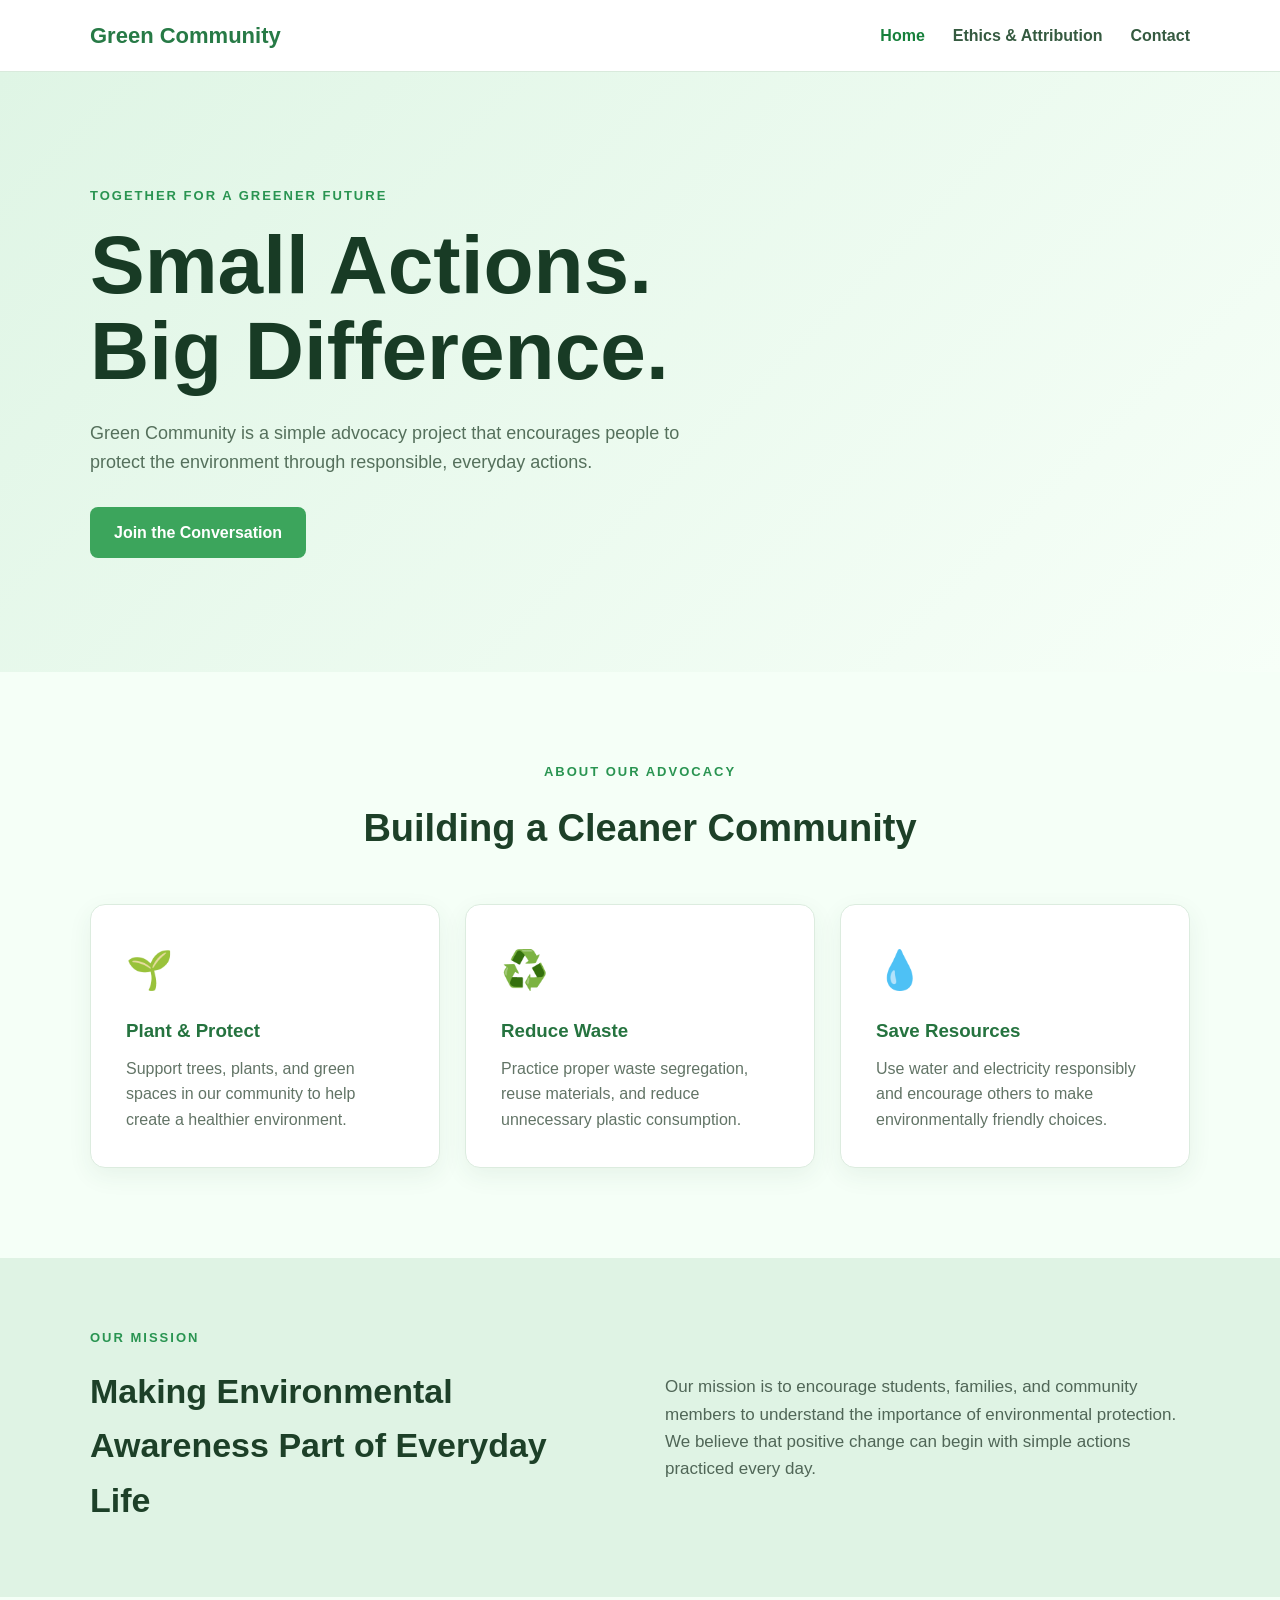
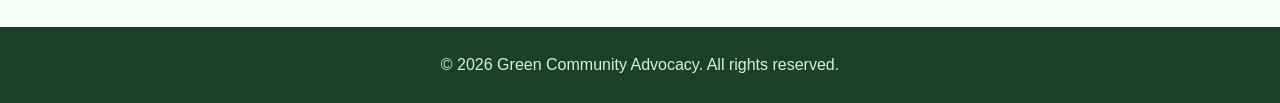
<file: index.html>
<!DOCTYPE html>
<html lang="en">
<head>
    <meta charset="UTF-8">
    <meta name="viewport" content="width=device-width, initial-scale=1.0">
    <meta name="description" content="Green Community Advocacy - Promoting environmental awareness and responsible community action.">
    <title>Green Community | Home</title>
    <link rel="stylesheet" href="style.css">
</head>

<body>

<header>
    <nav class="navbar" aria-label="Main navigation">
        <div class="logo">Green Community</div>

        <ul class="nav-links">
            <li><a href="index.html" class="active">Home</a></li>
            <li><a href="ethics.html">Ethics & Attribution</a></li>
            <li><a href="contact.html">Contact</a></li>
        </ul>
    </nav>
</header>

<main>

    <section class="hero">
        <div class="hero-content">
            <p class="tagline">TOGETHER FOR A GREENER FUTURE</p>

            <h1>Small Actions.<br>Big Difference.</h1>

            <p>
                Green Community is a simple advocacy project that encourages
                people to protect the environment through responsible,
                everyday actions.
            </p>

            <a href="contact.html" class="button">Join the Conversation</a>
        </div>
    </section>

    <section class="about">
        <div class="section-heading">
            <p class="small-title">ABOUT OUR ADVOCACY</p>
            <h2>Building a Cleaner Community</h2>
        </div>

        <div class="cards">

            <article class="card">
                <div class="icon" aria-hidden="true">🌱</div>
                <h3>Plant & Protect</h3>
                <p>
                    Support trees, plants, and green spaces in our community
                    to help create a healthier environment.
                </p>
            </article>

            <article class="card">
                <div class="icon" aria-hidden="true">♻️</div>
                <h3>Reduce Waste</h3>
                <p>
                    Practice proper waste segregation, reuse materials,
                    and reduce unnecessary plastic consumption.
                </p>
            </article>

            <article class="card">
                <div class="icon" aria-hidden="true">💧</div>
                <h3>Save Resources</h3>
                <p>
                    Use water and electricity responsibly and encourage
                    others to make environmentally friendly choices.
                </p>
            </article>

        </div>
    </section>

    <section class="mission">
        <div>
            <p class="small-title">OUR MISSION</p>
            <h2>Making Environmental Awareness Part of Everyday Life</h2>
        </div>

        <p>
            Our mission is to encourage students, families, and community
            members to understand the importance of environmental protection.
            We believe that positive change can begin with simple actions
            practiced every day.
        </p>
    </section>

</main>

<footer>
    <p>&copy; 2026 Green Community Advocacy. All rights reserved.</p>
</footer>

</body>
</html>
</file>
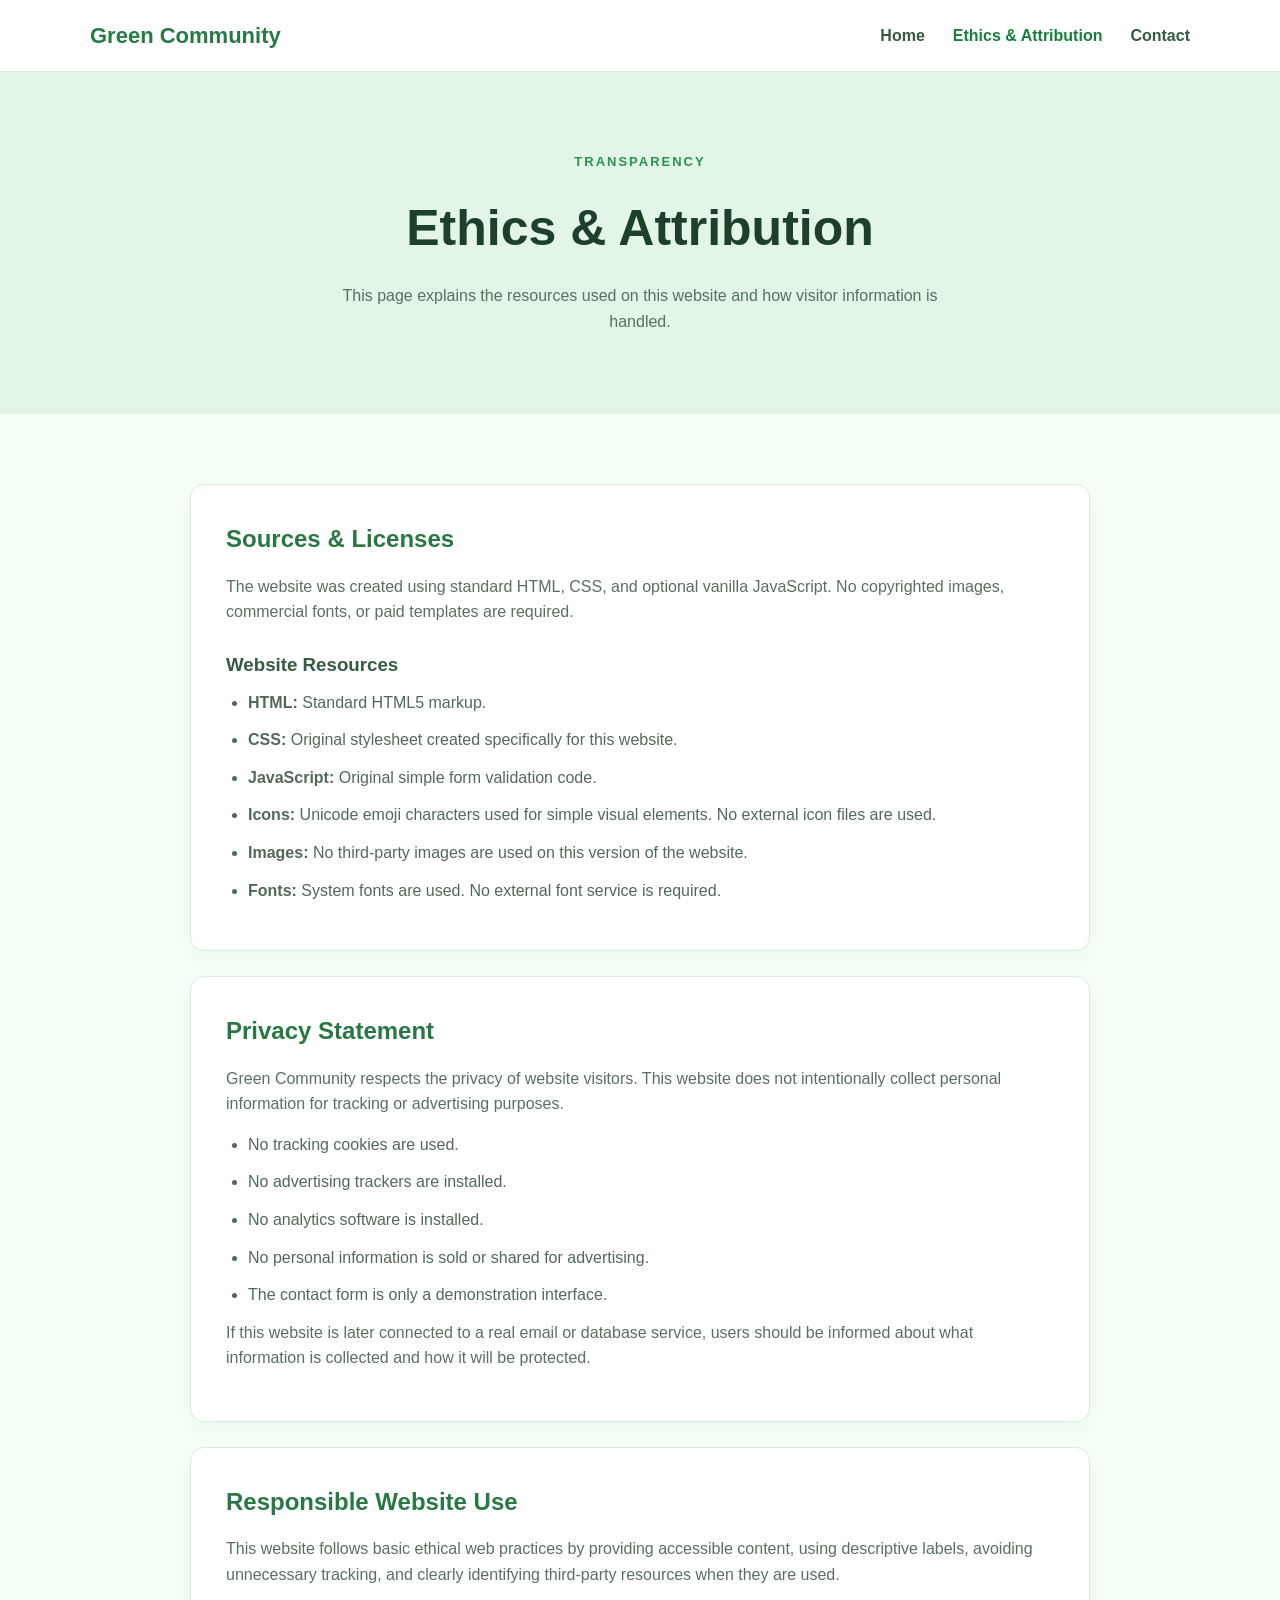
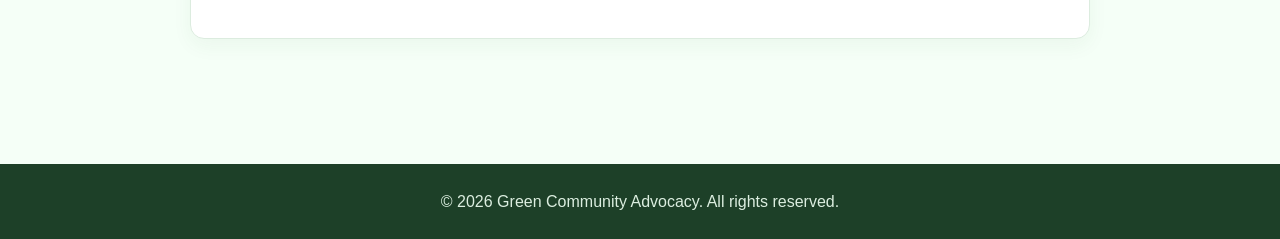
<file: Ethics.html>
<!DOCTYPE html>
<html lang="en">
<head>
    <meta charset="UTF-8">
    <meta name="viewport" content="width=device-width, initial-scale=1.0">
    <meta name="description" content="Ethics, attribution, and privacy information for Green Community Advocacy.">
    <title>Green Community | Ethics & Attribution</title>
    <link rel="stylesheet" href="style.css">
</head>

<body>

<header>
    <nav class="navbar" aria-label="Main navigation">
        <div class="logo">Green Community</div>

        <ul class="nav-links">
            <li><a href="index.html">Home</a></li>
            <li><a href="ethics.html" class="active">Ethics & Attribution</a></li>
            <li><a href="contact.html">Contact</a></li>
        </ul>
    </nav>
</header>

<main>

    <section class="page-header">
        <p class="small-title">TRANSPARENCY</p>
        <h1>Ethics & Attribution</h1>
        <p>
            This page explains the resources used on this website and
            how visitor information is handled.
        </p>
    </section>

    <section class="content-section">

        <article class="info-box">
            <h2>Sources & Licenses</h2>

            <p>
                The website was created using standard HTML, CSS, and
                optional vanilla JavaScript. No copyrighted images,
                commercial fonts, or paid templates are required.
            </p>

            <h3>Website Resources</h3>

            <ul class="source-list">
                <li>
                    <strong>HTML:</strong> Standard HTML5 markup.
                </li>

                <li>
                    <strong>CSS:</strong> Original stylesheet created
                    specifically for this website.
                </li>

                <li>
                    <strong>JavaScript:</strong> Original simple form
                    validation code.
                </li>

                <li>
                    <strong>Icons:</strong> Unicode emoji characters
                    used for simple visual elements. No external
                    icon files are used.
                </li>

                <li>
                    <strong>Images:</strong> No third-party images are
                    used on this version of the website.
                </li>

                <li>
                    <strong>Fonts:</strong> System fonts are used.
                    No external font service is required.
                </li>
            </ul>
        </article>

        <article class="info-box">
            <h2>Privacy Statement</h2>

            <p>
                Green Community respects the privacy of website visitors.
                This website does not intentionally collect personal
                information for tracking or advertising purposes.
            </p>

            <ul class="privacy-list">
                <li>No tracking cookies are used.</li>
                <li>No advertising trackers are installed.</li>
                <li>No analytics software is installed.</li>
                <li>No personal information is sold or shared for advertising.</li>
                <li>The contact form is only a demonstration interface.</li>
            </ul>

            <p>
                If this website is later connected to a real email or
                database service, users should be informed about what
                information is collected and how it will be protected.
            </p>
        </article>

        <article class="info-box">
            <h2>Responsible Website Use</h2>

            <p>
                This website follows basic ethical web practices by
                providing accessible content, using descriptive labels,
                avoiding unnecessary tracking, and clearly identifying
                third-party resources when they are used.
            </p>
        </article>

    </section>

</main>

<footer>
    <p>&copy; 2026 Green Community Advocacy. All rights reserved.</p>
</footer>

</body>
</html>
</file>
<file: style.css>
* {
    margin: 0;
    padding: 0;
    box-sizing: border-box;
}

html {
    scroll-behavior: smooth;
}

body {
    font-family: Arial, Helvetica, sans-serif;
    background-color: #f5fff7;
    color: #23412d;
    line-height: 1.6;
}

/* Navigation */

header {
    background-color: #ffffff;
    border-bottom: 1px solid #d9eadc;
    position: sticky;
    top: 0;
    z-index: 1000;
}

.navbar {
    max-width: 1150px;
    margin: auto;
    padding: 18px 25px;
    display: flex;
    justify-content: space-between;
    align-items: center;
}

.logo {
    font-size: 22px;
    font-weight: bold;
    color: #277a46;
}

.nav-links {
    display: flex;
    list-style: none;
    gap: 28px;
}

.nav-links a {
    text-decoration: none;
    color: #355a40;
    font-weight: 600;
    transition: 0.3s;
}

.nav-links a:hover,
.nav-links a.active {
    color: #16803b;
}

/* Hero */

.hero {
    min-height: 600px;
    background: linear-gradient(
        135deg,
        #dff5e5,
        #f7fff8
    );

    display: flex;
    align-items: center;
}

.hero-content {
    max-width: 1150px;
    width: 100%;
    margin: auto;
    padding: 80px 25px;
}

.tagline,
.small-title {
    color: #299451;
    font-size: 13px;
    font-weight: bold;
    letter-spacing: 2px;
    margin-bottom: 15px;
}

.hero h1 {
    font-size: clamp(45px, 7vw, 82px);
    line-height: 1.05;
    color: #183b25;
    margin-bottom: 25px;
}

.hero p:not(.tagline) {
    max-width: 600px;
    font-size: 18px;
    color: #55705c;
    margin-bottom: 30px;
}

/* Buttons */

.button {
    display: inline-block;
    border: none;
    background-color: #3ca55c;
    color: white;
    padding: 13px 24px;
    border-radius: 8px;
    font-size: 16px;
    font-weight: bold;
    text-decoration: none;
    cursor: pointer;
    transition: 0.3s;
}

.button:hover {
    background-color: #287c42;
    transform: translateY(-2px);
}

/* Sections */

.about {
    max-width: 1150px;
    margin: auto;
    padding: 90px 25px;
}

.section-heading {
    text-align: center;
    margin-bottom: 45px;
}

.section-heading h2,
.mission h2 {
    font-size: 38px;
    color: #1d4028;
}

.cards {
    display: grid;
    grid-template-columns: repeat(3, 1fr);
    gap: 25px;
}

.card {
    background-color: white;
    border: 1px solid #dcecdf;
    border-radius: 15px;
    padding: 35px;
    box-shadow: 0 8px 25px rgba(36, 92, 51, 0.07);
}

.card:hover {
    transform: translateY(-5px);
    transition: 0.3s;
}

.icon {
    font-size: 38px;
    margin-bottom: 15px;
}

.card h3 {
    color: #25733f;
    margin-bottom: 10px;
}

.card p {
    color: #627466;
}

/* Mission */

.mission {
    background-color: #dff3e4;
    padding: 70px max(25px, calc((100% - 1100px) / 2));
    display: grid;
    grid-template-columns: 1fr 1fr;
    gap: 50px;
    align-items: center;
}

.mission h2 {
    font-size: 34px;
}

.mission > p {
    color: #506657;
    font-size: 17px;
}

/* Page Header */

.page-header {
    text-align: center;
    background-color: #e2f5e7;
    padding: 80px 25px;
}

.page-header h1 {
    font-size: 50px;
    color: #1c4028;
    margin-bottom: 15px;
}

.page-header > p:last-child {
    max-width: 650px;
    margin: auto;
    color: #58705e;
}

/* Content */

.content-section {
    max-width: 950px;
    margin: auto;
    padding: 70px 25px;
}

.info-box {
    background: white;
    border: 1px solid #dcecdf;
    border-radius: 14px;
    padding: 35px;
    margin-bottom: 25px;
    box-shadow: 0 7px 20px rgba(30, 90, 45, 0.05);
}

.info-box h2 {
    color: #287843;
    margin-bottom: 15px;
}

.info-box h3 {
    margin: 25px 0 10px;
    color: #345c40;
}

.info-box p {
    color: #5b6f61;
    margin-bottom: 15px;
}

.source-list,
.privacy-list {
    padding-left: 22px;
    color: #53685a;
}

.source-list li,
.privacy-list li {
    margin-bottom: 12px;
}

/* Contact */

.contact-section {
    max-width: 1100px;
    margin: auto;
    padding: 70px 25px;
    display: grid;
    grid-template-columns: 1fr 1fr;
    gap: 60px;
}

.contact-info h2 {
    color: #1e4329;
    font-size: 36px;
    margin-bottom: 15px;
}

.contact-info > p {
    color: #5a6e60;
    margin-bottom: 30px;
}

.contact-item {
    display: flex;
    gap: 15px;
    margin-bottom: 25px;
}

.contact-item span {
    font-size: 28px;
}

.contact-item h3 {
    color: #287843;
}

.contact-item p {
    color: #647268;
}

.form-container {
    background-color: white;
    padding: 35px;
    border-radius: 15px;
    border: 1px solid #dcecdf;
    box-shadow: 0 8px 25px rgba(36, 92, 51, 0.07);
}

.form-group {
    margin-bottom: 20px;
}

.form-group label {
    display: block;
    margin-bottom: 7px;
    font-weight: bold;
    color: #34563d;
}

.form-group input,
.form-group textarea {
    width: 100%;
    padding: 13px;
    border: 1px solid #c9ddce;
    border-radius: 7px;
    font: inherit;
    color: #294532;
    background-color: #fbfffc;
}

.form-group input:focus,
.form-group textarea:focus {
    outline: 2px solid #80c993;
    border-color: #3ca55c;
}

.form-message {
    margin-top: 15px;
    color: #287843;
    font-weight: bold;
}

/* Footer */

footer {
    background-color: #1d4028;
    color: #dceee0;
    text-align: center;
    padding: 25px;
    margin-top: 30px;
}

/* Responsive */

@media (max-width: 768px) {

    .navbar {
        flex-direction: column;
        gap: 15px;
    }

    .nav-links {
        gap: 15px;
        flex-wrap: wrap;
        justify-content: center;
    }

    .hero {
        min-height: 500px;
    }

    .hero h1 {
        font-size: 48px;
    }

    .cards {
        grid-template-columns: 1fr;
    }

    .mission {
        grid-template-columns: 1fr;
        gap: 25px;
    }

    .page-header h1 {
        font-size: 40px;
    }

    .contact-section {
        grid-template-columns: 1fr;
        gap: 35px;
    }
}
</file>
